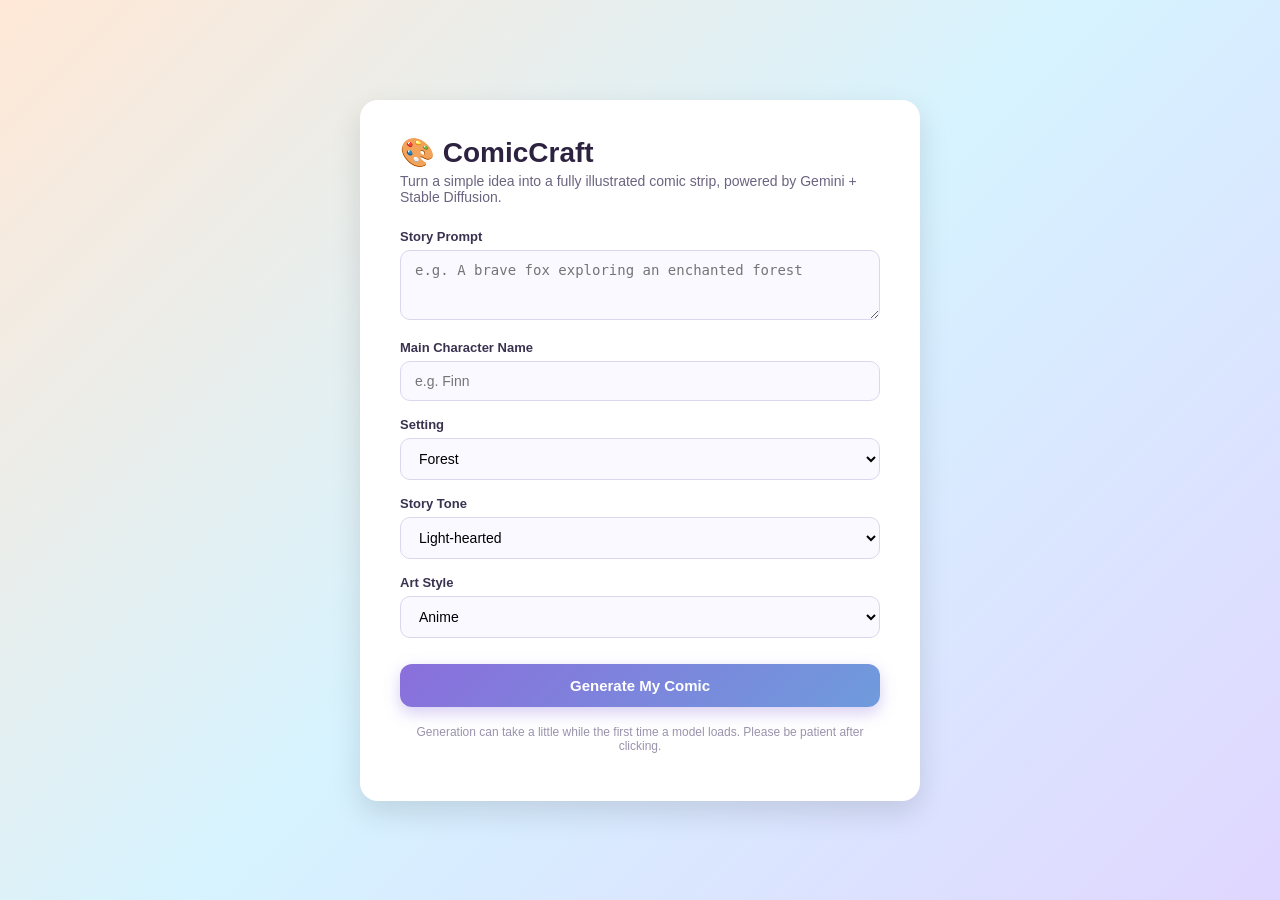
<file: ComicCraft_complete/ComicCraft/templates/index.html>
<!DOCTYPE html>
<html lang="en">
<head>
<meta charset="UTF-8" />
<meta name="viewport" content="width=device-width, initial-scale=1.0" />
<title>ComicCraft - AI Comic Story Creator</title>
<style>
    * { box-sizing: border-box; }
    body {
        margin: 0;
        font-family: 'Segoe UI', Tahoma, Geneva, Verdana, sans-serif;
        min-height: 100vh;
        display: flex;
        align-items: center;
        justify-content: center;
        background: linear-gradient(135deg, #ffe8d6 0%, #d6f3ff 50%, #e0d6ff 100%);
        padding: 24px;
    }
    .card {
        background: #ffffff;
        max-width: 560px;
        width: 100%;
        border-radius: 18px;
        box-shadow: 0 12px 30px rgba(0,0,0,0.12);
        padding: 36px 40px;
    }
    h1 {
        margin: 0 0 4px 0;
        font-size: 28px;
        color: #2d2340;
    }
    .subtitle {
        margin: 0 0 24px 0;
        color: #6b6480;
        font-size: 14px;
    }
    label {
        display: block;
        font-weight: 600;
        font-size: 13px;
        color: #3a3350;
        margin: 16px 0 6px;
    }
    input[type="text"], select, textarea {
        width: 100%;
        padding: 11px 14px;
        border-radius: 10px;
        border: 1px solid #ddd6ee;
        font-size: 14px;
        background: #faf9ff;
        outline: none;
        transition: border-color 0.15s ease;
    }
    input[type="text"]:focus, select:focus, textarea:focus {
        border-color: #8a6fdc;
    }
    textarea { resize: vertical; min-height: 70px; }
    button {
        margin-top: 26px;
        width: 100%;
        padding: 13px;
        border: none;
        border-radius: 12px;
        background: linear-gradient(135deg, #8a6fdc, #6f9bdc);
        color: white;
        font-size: 15px;
        font-weight: 700;
        cursor: pointer;
        box-shadow: 0 6px 16px rgba(138,111,220,0.35);
        transition: transform 0.1s ease;
    }
    button:hover { transform: translateY(-1px); }
    button:disabled { opacity: 0.6; cursor: wait; }
    .footnote {
        margin-top: 18px;
        font-size: 12px;
        color: #9a93ad;
        text-align: center;
    }
</style>
</head>
<body>
    <div class="card">
        <h1>🎨 ComicCraft</h1>
        <p class="subtitle">Turn a simple idea into a fully illustrated comic strip, powered by Gemini + Stable Diffusion.</p>

        <form id="comic-form" action="/generate" method="post">
            <label for="story_prompt">Story Prompt</label>
            <textarea id="story_prompt" name="story_prompt" placeholder="e.g. A brave fox exploring an enchanted forest" required></textarea>

            <label for="character_name">Main Character Name</label>
            <input type="text" id="character_name" name="character_name" placeholder="e.g. Finn" required />

            <label for="setting">Setting</label>
            <select id="setting" name="setting" required>
                <option value="forest">Forest</option>
                <option value="school">School</option>
                <option value="space">Space</option>
                <option value="city">City</option>
            </select>

            <label for="tone">Story Tone</label>
            <select id="tone" name="tone" required>
                <option value="light-hearted">Light-hearted</option>
                <option value="dramatic">Dramatic</option>
                <option value="poetic">Poetic</option>
                <option value="funny">Funny</option>
            </select>

            <label for="art_style">Art Style</label>
            <select id="art_style" name="art_style" required>
                <option value="anime">Anime</option>
                <option value="pixel art">Pixel Art</option>
                <option value="comic book">Comic Book</option>
                <option value="realistic">Realistic</option>
            </select>

            <button type="submit" id="submit-btn">Generate My Comic</button>
        </form>
        <p class="footnote">Generation can take a little while the first time a model loads. Please be patient after clicking.</p>
    </div>

    <script>
        document.getElementById('comic-form').addEventListener('submit', function () {
            const btn = document.getElementById('submit-btn');
            btn.disabled = true;
            btn.textContent = 'Creating your comic... please wait';
        });
    </script>
</body>
</html>
</file>
